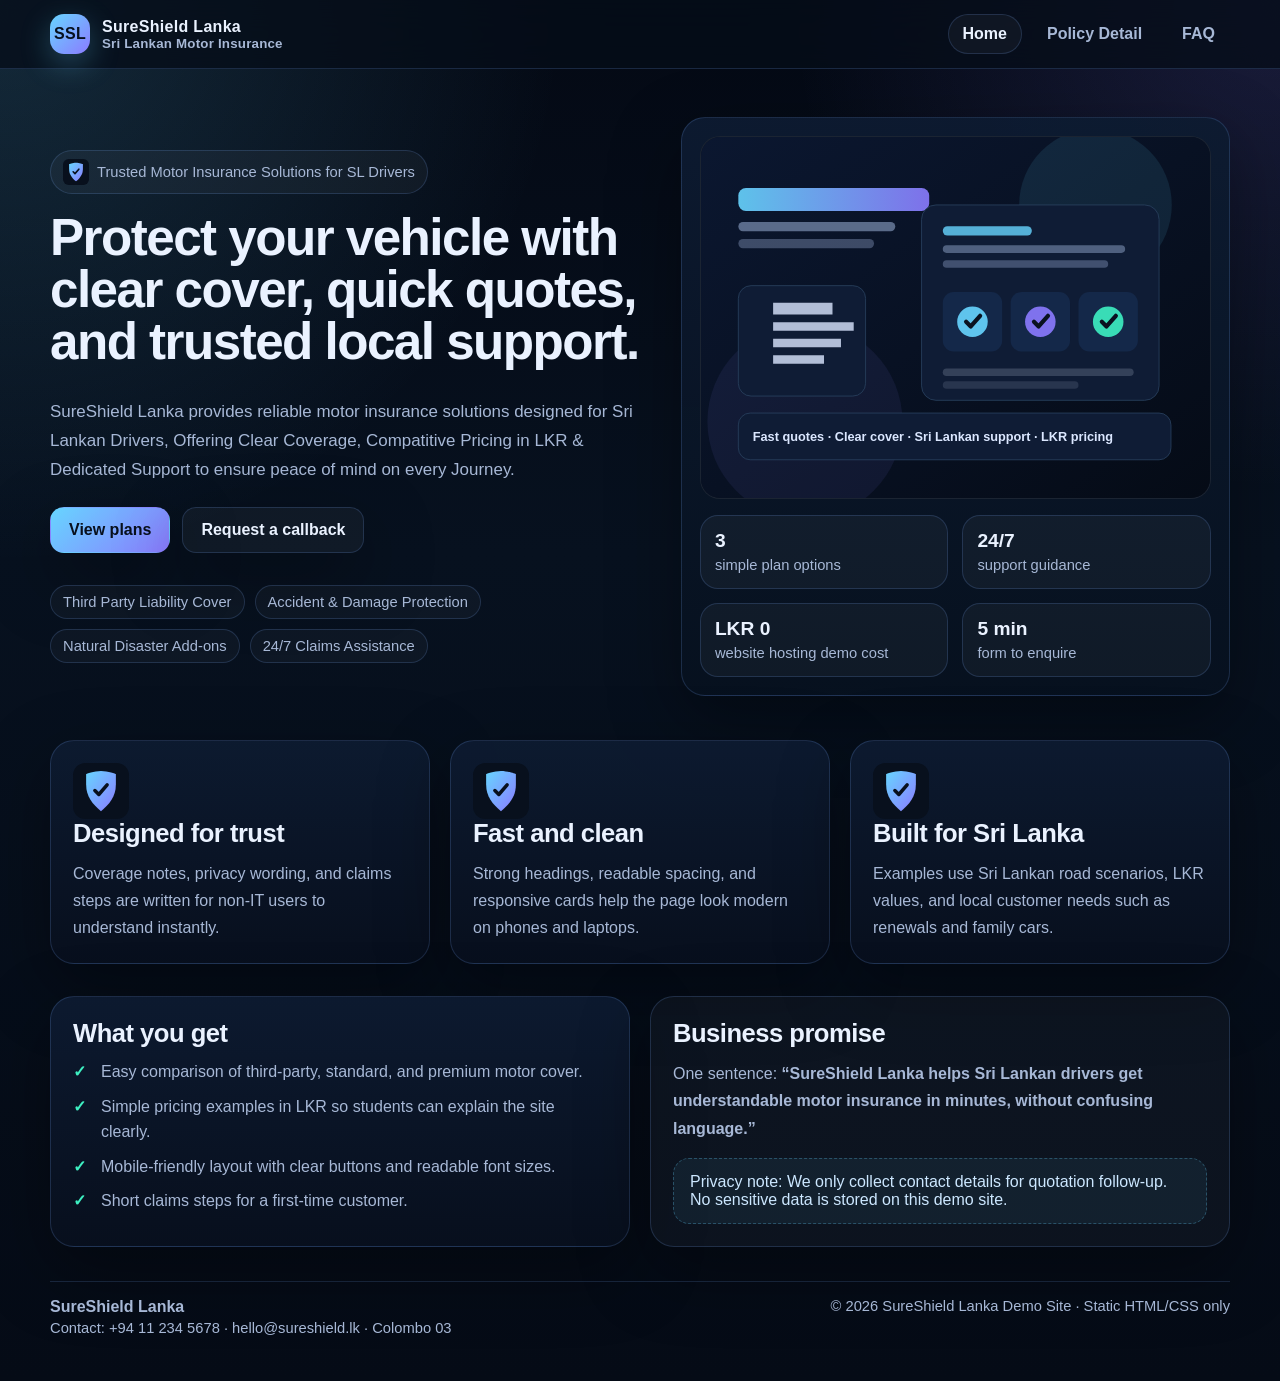
<file: index.html>
<!doctype html>
<html lang="en">
  <head>
    <meta charset="UTF-8" />
    <meta name="viewport" content="width=device-width, initial-scale=1.0" />
    <title>SureShield Lanka | Smart Motor Insurance</title>
    <meta
      name="description"
      content="NexaCover offers simple Sri Lankan motor insurance with clear plans, fair pricing, and fast support."
    />
    <link rel="stylesheet" href="css/style.css" />
  </head>
  <body>
    <header class="topbar">
      <div class="container nav">
        <a class="brand" href="index.html" aria-label="NexaCover home">
          <span class="brand-mark">SSL</span>
          <span
            >SureShield Lanka <small>Sri Lankan Motor Insurance</small></span
          >
        </a>
        <nav class="menu" aria-label="Primary">
          <a class="active" href="index.html">Home</a>
          <!-- <a href="plans.html">Plans</a> -->
          <a href="policy.html">Policy Detail</a>
          <a href="faq.html">FAQ</a>
          <!-- <a href="contact.html">Contact</a> -->
        </nav>
      </div>
    </header>

    <main>
      <section class="hero">
        <div class="container hero-grid">
          <div class="hero-copy">
            <span class="kicker">
              <img
                src="assets/shield.svg"
                alt="Shield icon representing fast quotation process"
                style="width: 26px; height: 26px"
              />
              Trusted Motor Insurance Solutions for SL Drivers
            </span>
            <h1>
              Protect your vehicle with clear cover, quick quotes, and trusted
              local support.
            </h1>
            <p class="lead">
              SureShield Lanka provides reliable motor insurance solutions designed for Sri Lankan Drivers, 
              Offering Clear Coverage, Compatitive Pricing in LKR & Dedicated Support to 
              ensure peace of mind on every Journey.
            </p>
            <div class="hero-actions">
              <a class="btn primary" href="plans.html">View plans</a>
              <a class="btn secondary" href="contact.html"
                >Request a callback</a
              >
            </div>
            <div class="badges" aria-label="Trust highlights">
              <span class="badge">Third Party Liability Cover</span>
              <span class="badge">Accident & Damage Protection</span>
              <span class="badge">Natural Disaster Add-ons</span>
              <span class="badge">24/7 Claims Assistance</span>
            </div>
          </div>
          <div class="hero-panel">
            <img
              src="assets/hero.svg"
              alt="Futuristic insurance dashboard illustration with secure cover cards and pricing panels"
            />
            <div class="stats">
              <div class="stat">
                <strong>3</strong><span>simple plan options</span>
              </div>
              <div class="stat">
                <strong>24/7</strong><span>support guidance</span>
              </div>
              <div class="stat">
                <strong>LKR 0</strong><span>website hosting demo cost</span>
              </div>
              <div class="stat">
                <strong>5 min</strong><span>form to enquire</span>
              </div>
            </div>
          </div>
        </div>
      </section>

      <section class="section">
        <div class="container grid-3">
          <article class="card">
            <img
              src="assets/shield.svg"
              alt="Shield icon representing safe and protected insurance coverage"
              style="width: 56px; height: 56px"
            />
            <h2>Designed for trust</h2>
            <p>
              Coverage notes, privacy wording, and claims steps are written for
              non-IT users to understand instantly.
            </p>
          </article>
          <article class="card">
            <img
              src="assets/shield.svg"
              alt="Shield icon representing fast quotation process"
              style="width: 56px; height: 56px"
            />
            <h2>Fast and clean</h2>
            <p>
              Strong headings, readable spacing, and responsive cards help the
              page look modern on phones and laptops.
            </p>
          </article>
          <article class="card">
            <img
              src="assets/shield.svg"
              alt="Shield icon representing Sri Lankan local support"
              style="width: 56px; height: 56px"
            />
            <h2>Built for Sri Lanka</h2>
            <p>
              Examples use Sri Lankan road scenarios, LKR values, and local
              customer needs such as renewals and family cars.
            </p>
          </article>
        </div>
      </section>

      <section class="section">
        <div class="container split">
          <div class="card">
            <h2>What you get</h2>
            <ul class="clean">
              <li>
                Easy comparison of third-party, standard, and premium motor
                cover.
              </li>
              <li>
                Simple pricing examples in LKR so students can explain the site
                clearly.
              </li>
              <li>
                Mobile-friendly layout with clear buttons and readable font
                sizes.
              </li>
              <li>Short claims steps for a first-time customer.</li>
            </ul>
          </div>
          <div class="card soft">
            <h2>Business promise</h2>
            <p>
              One sentence:
              <strong
                >“SureShield Lanka helps Sri Lankan drivers get understandable
                motor insurance in minutes, without confusing language.”</strong
              >
            </p>
            <div class="note" style="margin-top: 16px">
              Privacy note: We only collect contact details for quotation
              follow-up. No sensitive data is stored on this demo site.
            </div>
          </div>
        </div>
      </section>
    </main>

    <footer class="footer">
      <div class="container footer-grid">
        <div>
          <strong>SureShield Lanka</strong>
          <p class="small">
            Contact: +94 11 234 5678 · hello@sureshield.lk · Colombo 03
          </p>
        </div>
        <div class="small" style="text-align: right">
          © 2026 SureShield Lanka Demo Site · Static HTML/CSS only
        </div>
      </div>
    </footer>
  </body>
</html>
</file>
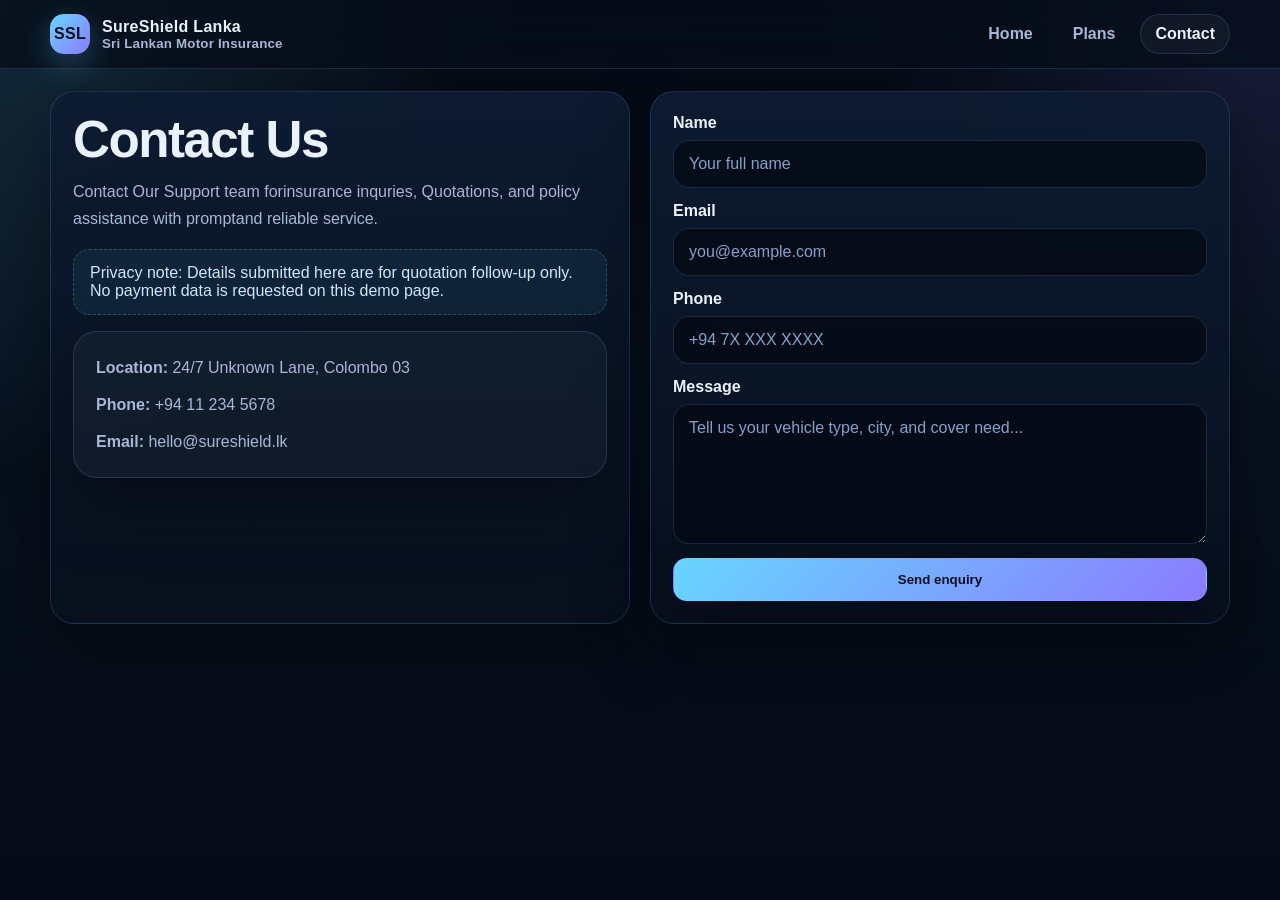
<file: contact.html>
<!DOCTYPE html>
<html lang="en">
<head>
  <meta charset="UTF-8" />
  <meta name="viewport" content="width=device-width, initial-scale=1.0" />
  <title>SureShield Lanka | Contact</title>
  <meta name="description" content="Contact NexaCover with your name, email, phone number, and message." />
  <link rel="stylesheet" href="css/style.css" />
</head>
<body>
  <header class="topbar">
    <div class="container nav">
        <a class="brand" href="index.html" aria-label="NexaCover home">
          <span class="brand-mark">SSL</span>
          <span
            >SureShield Lanka <small>Sri Lankan Motor Insurance</small></span>
        </a>
      <nav class="menu" aria-label="Primary">
        <a href="index.html">Home</a>
        <a href="plans.html">Plans</a>
        <a class="active" href="contact.html">Contact</a>
      </nav>
    </div>
  </header>

  <main class="section">
    <div class="container split">
      <div class="card">
        <h1>Contact Us</h1>
        <p>Contact Our Support team forinsurance inquries, Quotations, 
          and policy assistance with promptand reliable service.</p>
        <div class="note" style="margin-top:16px">Privacy note: Details submitted here are for quotation follow-up only. No payment data is requested on this demo page.</div>
        <div class="card soft" style="margin-top:16px">
          <p><strong>Location:</strong> 24/7 Unknown Lane, Colombo 03</p>
          <p><strong>Phone:</strong> +94 11 234 5678</p>
          <p><strong>Email:</strong> hello@sureshield.lk</p>
        </div>
      </div>

      <form class="card form" action="#" method="post">
        <div class="field">
          <label for="name">Name</label>
          <input id="name" name="name" type="text" placeholder="Your full name" />
        </div>
        <div class="field">
          <label for="email">Email</label>
          <input id="email" name="email" type="email" placeholder="you@example.com" />
        </div>
        <div class="field">
          <label for="phone">Phone</label>
          <input id="phone" name="phone" type="tel" placeholder="+94 7X XXX XXXX" />
        </div>
        <div class="field">
          <label for="message">Message</label>
          <textarea id="message" name="message" placeholder="Tell us your vehicle type, city, and cover need..."></textarea>
        </div>
        <button class="btn primary" type="submit">Send enquiry</button>
      </form>
    </div>
  </main>
</body>
</html>
</file>
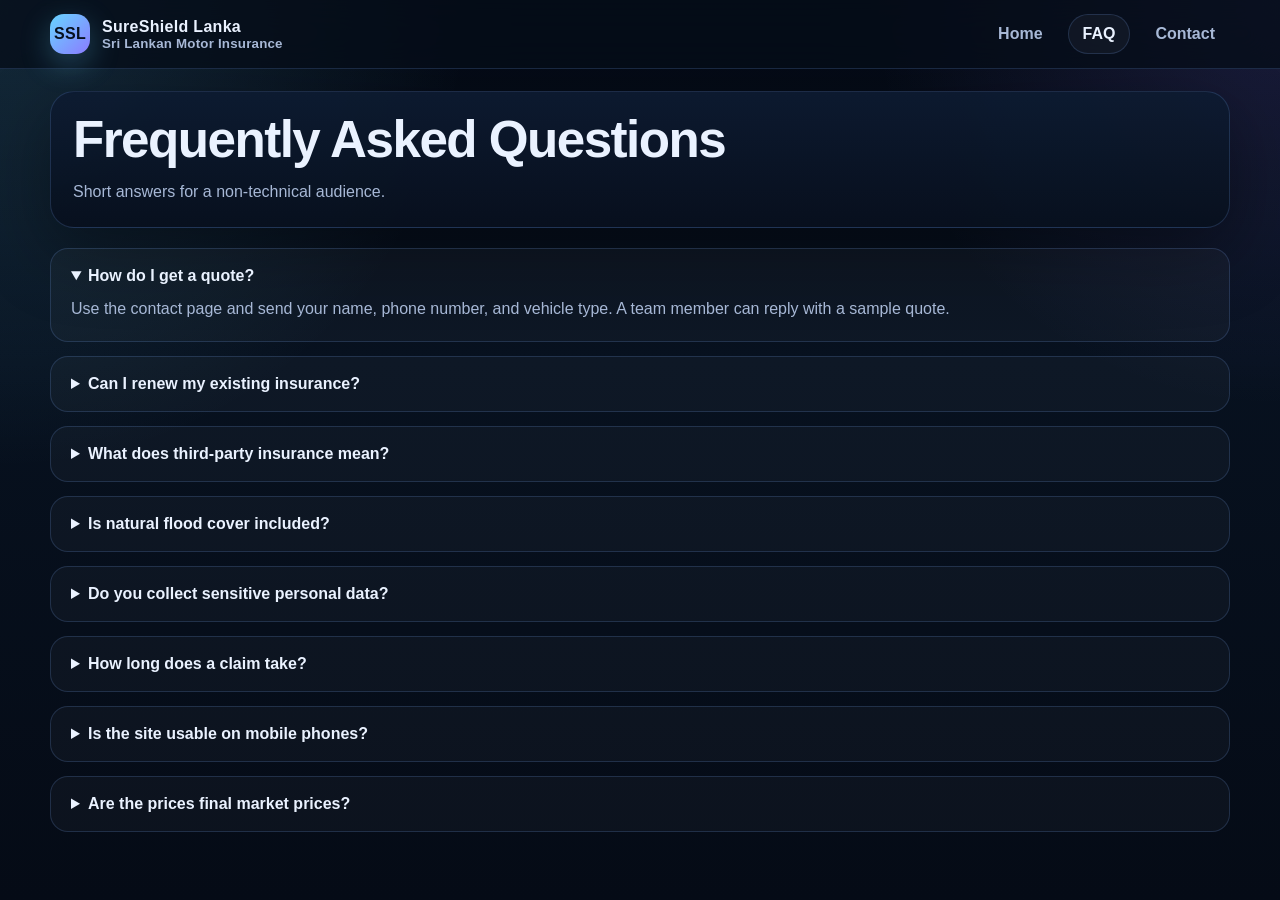
<file: faq.html>
<!doctype html>
<html lang="en">
  <head>
    <meta charset="UTF-8" />
    <meta name="viewport" content="width=device-width, initial-scale=1.0" />
    <title>SureShield Lanka | FAQ</title>
    <meta
      name="description"
      content="Frequently asked questions about motor insurance in Sri Lanka."
    />
    <link rel="stylesheet" href="css/style.css" />
  </head>
  <body>
    <header class="topbar">
      <div class="container nav">
        <a class="brand" href="index.html" aria-label="NexaCover home">
          <span class="brand-mark">SSL</span>
          <span
            >SureShield Lanka <small>Sri Lankan Motor Insurance</small></span
          >
        </a>
        <nav class="menu" aria-label="Primary">
          <a href="index.html">Home</a>
          <a class="active" href="faq.html">FAQ</a>
          <a href="contact.html">Contact</a>
        </nav>
      </div>
    </header>

    <main class="section">
      <div class="container">
        <div class="card" style="margin-bottom: 20px">
          <h1>Frequently Asked Questions</h1>
          <p>Short answers for a non-technical audience.</p>
        </div>

        <div class="faq">
          <details open>
            <summary>How do I get a quote?</summary>
            <p>
              Use the contact page and send your name, phone number, and vehicle
              type. A team member can reply with a sample quote.
            </p>
          </details>
          <details>
            <summary>Can I renew my existing insurance?</summary>
            <p>
              Yes. Renewal customers can use the same contact form and mention
              their current policy expiry date.
            </p>
          </details>
          <details>
            <summary>What does third-party insurance mean?</summary>
            <p>
              It helps cover damage or injury you cause to other people or their
              property, subject to policy conditions.
            </p>
          </details>
          <details>
            <summary>Is natural flood cover included?</summary>
            <p>
              It can be included as an add-on. This is useful for areas affected
              by heavy rain or local flooding.
            </p>
          </details>
          <details>
            <summary>Do you collect sensitive personal data?</summary>
            <p>
              No. This demo site only asks for basic contact details needed to
              respond to a quotation request.
            </p>
          </details>
          <details>
            <summary>How long does a claim take?</summary>
            <p>
              Time depends on the incident and documents submitted, but the
              claim steps are kept simple and easy to follow.
            </p>
          </details>
          <details>
            <summary>Is the site usable on mobile phones?</summary>
            <p>
              Yes. The layout is designed mobile-first so cards, text, and
              buttons work well on smaller screens.
            </p>
          </details>
          <details>
            <summary>Are the prices final market prices?</summary>
            <p>
              No. The values shown are sample assignment figures and should be
              updated with real research if needed.
            </p>
          </details>
        </div>
      </div>
    </main>
  </body>
</html>
</file>
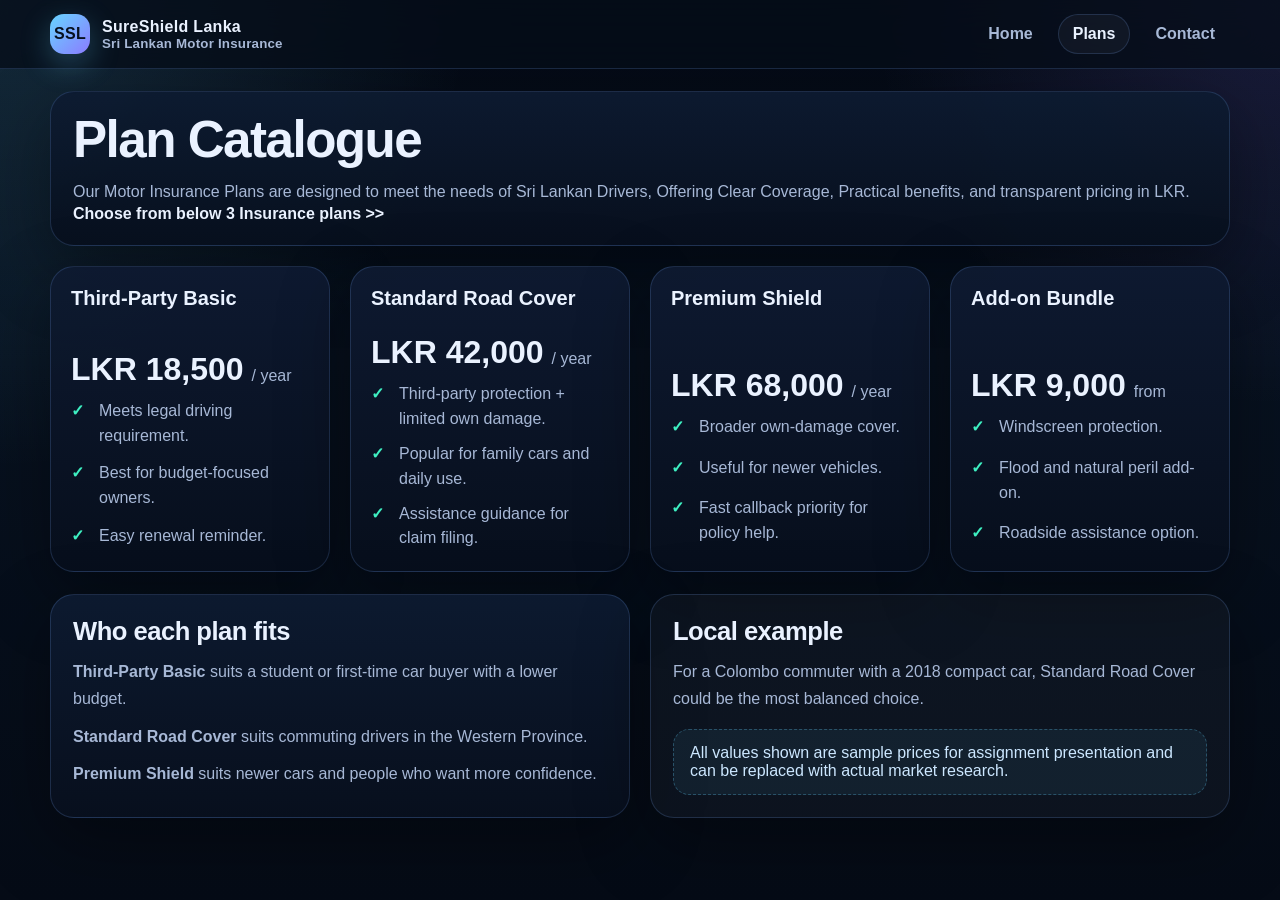
<file: plans.html>
<!DOCTYPE html>
<html lang="en">
<head>
  <meta charset="UTF-8" />
  <meta name="viewport" content="width=device-width, initial-scale=1.0" />
  <title>SureShield Lanka | Plans</title>
  <meta name="description" content="Compare motor insurance plans with clear features and LKR prices." />
  <link rel="stylesheet" href="css/style.css" />
</head>
<body>
  <header class="topbar">
    <div class="container nav">
        <a class="brand" href="index.html" aria-label="NexaCover home">
          <span class="brand-mark">SSL</span>
          <span
            >SureShield Lanka <small>Sri Lankan Motor Insurance</small></span
          >
        </a>
      <nav class="menu" aria-label="Primary">
        <a href="index.html">Home</a>
        <a class="active" href="plans.html">Plans</a>
        <!-- <a href="policy.html">Policy Detail</a> -->
        <!-- <a href="faq.html">FAQ</a> -->
        <a href="contact.html">Contact</a>
      </nav>
    </div>
  </header>

  <main class="section">
    <div class="container">
      <div class="card" style="margin-bottom:20px">
        <h1>Plan Catalogue</h1>
        <p>Our Motor Insurance Plans are designed to meet the needs of Sri Lankan Drivers, 
          Offering Clear Coverage, Practical benefits, and transparent pricing in LKR. </p> 
          <span><strong>Choose from below 3 Insurance plans >></strong></span>
      </div>

      <div class="plan-grid">
        <article class="plan">
          <h3>Third-Party Basic</h3>
          <div class="price"><strong>LKR 18,500</strong><span>/ year</span></div>
          <ul class="clean">
            <li>Meets legal driving requirement.</li>
            <li>Best for budget-focused owners.</li>
            <li>Easy renewal reminder.</li>
          </ul>
        </article>
        <article class="plan">
          <h3>Standard Road Cover</h3>
          <div class="price"><strong>LKR 42,000</strong><span>/ year</span></div>
          <ul class="clean">
            <li>Third-party protection + limited own damage.</li>
            <li>Popular for family cars and daily use.</li>
            <li>Assistance guidance for claim filing.</li>
          </ul>
        </article>
        <article class="plan">
          <h3>Premium Shield</h3>
          <div class="price"><strong>LKR 68,000</strong><span>/ year</span></div>
          <ul class="clean">
            <li>Broader own-damage cover.</li>
            <li>Useful for newer vehicles.</li>
            <li>Fast callback priority for policy help.</li>
          </ul>
        </article>
        <article class="plan">
          <h3>Add-on Bundle</h3>
          <div class="price"><strong>LKR 9,000</strong><span>from</span></div>
          <ul class="clean">
            <li>Windscreen protection.</li>
            <li>Flood and natural peril add-on.</li>
            <li>Roadside assistance option.</li>
          </ul>
        </article>
      </div>

      <div class="section split">
        <div class="card">
          <h2>Who each plan fits</h2>
          <p><strong>Third-Party Basic</strong> suits a student or first-time car buyer with a lower budget.</p>
          <p style="margin-top:10px"><strong>Standard Road Cover</strong> suits commuting drivers in the Western Province.</p>
          <p style="margin-top:10px"><strong>Premium Shield</strong> suits newer cars and people who want more confidence.</p>
        </div>
        <div class="card soft">
          <h2>Local example</h2>
          <p>For a Colombo commuter with a 2018 compact car, Standard Road Cover could be the most balanced choice.</p>
          <div class="note" style="margin-top:16px">All values shown are sample prices for assignment presentation and can be replaced with actual market research.</div>
        </div>
      </div>
    </div>
  </main>
</body>
</html>
</file>
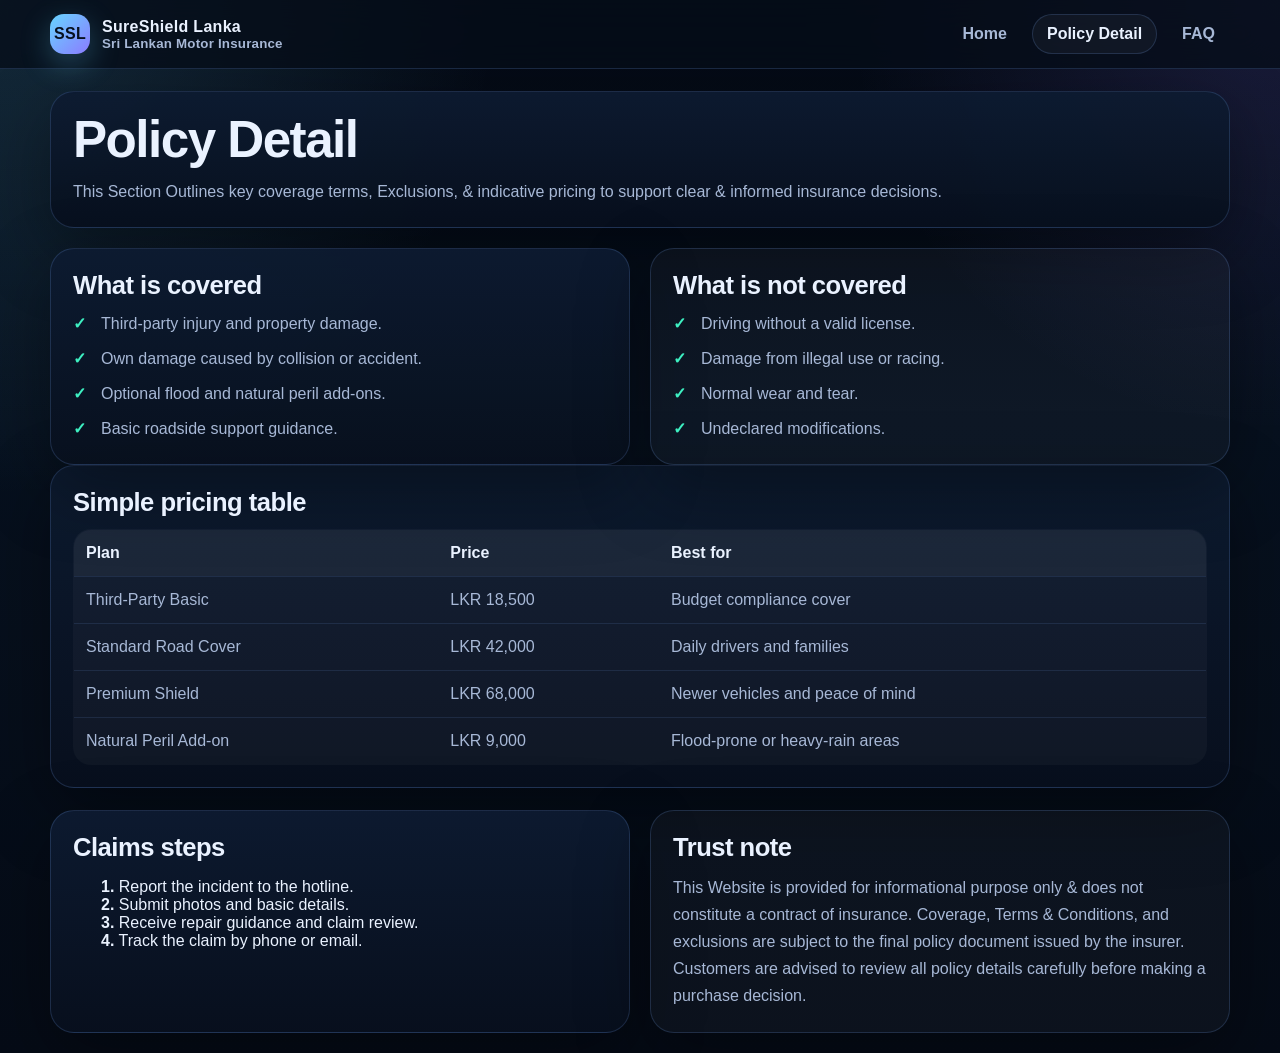
<file: policy.html>
<!DOCTYPE html>
<html lang="en">
<head>
  <meta charset="UTF-8" />
  <meta name="viewport" content="width=device-width, initial-scale=1.0" />
  <title>SureShield Lanka | Policy Detail</title>
  <meta name="description" content="Coverage details, exclusions, pricing, and claim steps for NexaCover motor insurance." />
  <link rel="stylesheet" href="css/style.css" />
</head>
<body>
  <header class="topbar">
    <div class="container nav">
        <a class="brand" href="index.html" aria-label="NexaCover home">
          <span class="brand-mark">SSL</span>
          <span
            >SureShield Lanka <small>Sri Lankan Motor Insurance</small></span
          >
        </a>
      <nav class="menu" aria-label="Primary">
        <a href="index.html">Home</a>
        <a class="active" href="policy.html">Policy Detail</a>
        <a href="faq.html">FAQ</a>
      </nav>
    </div>
  </header>

  <main class="section">
    <div class="container">
      <div class="card" style="margin-bottom:20px">
        <h1>Policy Detail</h1>
        <p>This Section Outlines key coverage terms, Exclusions, & indicative 
          pricing to support clear & informed insurance decisions.</p>
      </div>

      <div class="split">
        <div class="card">
          <h2>What is covered</h2>
          <ul class="clean">
            <li>Third-party injury and property damage.</li>
            <li>Own damage caused by collision or accident.</li>
            <li>Optional flood and natural peril add-ons.</li>
            <li>Basic roadside support guidance.</li>
          </ul>
        </div>
        <div class="card soft">
          <h2>What is not covered</h2>
          <ul class="clean">
            <li>Driving without a valid license.</li>
            <li>Damage from illegal use or racing.</li>
            <li>Normal wear and tear.</li>
            <li>Undeclared modifications.</li>
          </ul>
        </div>
      </div>

      <div class="section card">
        <h2>Simple pricing table</h2>
        <table aria-label="Pricing table">
          <thead>
            <tr>
              <th>Plan</th>
              <th>Price</th>
              <th>Best for</th>
            </tr>
          </thead>
          <tbody>
            <tr>
              <td>Third-Party Basic</td>
              <td>LKR 18,500</td>
              <td>Budget compliance cover</td>
            </tr>
            <tr>
              <td>Standard Road Cover</td>
              <td>LKR 42,000</td>
              <td>Daily drivers and families</td>
            </tr>
            <tr>
              <td>Premium Shield</td>
              <td>LKR 68,000</td>
              <td>Newer vehicles and peace of mind</td>
            </tr>
            <tr>
              <td>Natural Peril Add-on</td>
              <td>LKR 9,000</td>
              <td>Flood-prone or heavy-rain areas</td>
            </tr>
          </tbody>
        </table>
      </div>

      <div class="section split">
        <div class="card">
          <h2>Claims steps</h2>
          <ol class="clean" style="list-style:none; counter-reset:step; padding-left:0">
            <li style="padding-left:28px"><strong>1.</strong> Report the incident to the hotline.</li>
            <li style="padding-left:28px"><strong>2.</strong> Submit photos and basic details.</li>
            <li style="padding-left:28px"><strong>3.</strong> Receive repair guidance and claim review.</li>
            <li style="padding-left:28px"><strong>4.</strong> Track the claim by phone or email.</li>
          </ol>
        </div>
        <div class="card soft">
          <h2>Trust note</h2>
          <p>This Website is provided for informational purpose only & does not constitute a contract of insurance.
            Coverage, Terms & Conditions, and exclusions are subject to the final policy document issued 
            by the insurer. Customers are advised to review all policy details carefully before making a purchase decision.
          </p>
        </div>
      </div>
    </div>
  </main>
</body>
</html>
</file>
<file: css/style.css>
:root{
  --bg:#07111f;
  --bg2:#0d1b31;
  --panel:rgba(11, 23, 43, 0.82);
  --panel-solid:#0e1a31;
  --line:rgba(120, 170, 255, 0.18);
  --text:#eaf2ff;
  --muted:#a7b8d6;
  --brand:#67d5ff;
  --brand2:#8b7bff;
  --accent:#3ef0c2;
  --danger:#ff6b8b;
  --warning:#ffd36b;
  --shadow:0 24px 70px rgba(0,0,0,.35);
  --radius:24px;
  --radius-sm:16px;
  --max:1180px;
  --gap:20px;
}
*{box-sizing:border-box}
html{scroll-behavior:smooth}
body{
  margin:0;
  font-family: Inter, "Segoe UI", Arial, sans-serif;
  color:var(--text);
  background:
    radial-gradient(circle at top left, rgba(103,213,255,.16), transparent 30%),
    radial-gradient(circle at top right, rgba(139,123,255,.16), transparent 26%),
    linear-gradient(180deg, #040914 0%, var(--bg) 40%, #050b16 100%);
  min-height:100vh;
}
body::before{
  content:"";
  position:fixed;
  inset:0;
  pointer-events:none;
  background:
    linear-gradient(rgba(255,255,255,.025) 1px, transparent 1px),
    linear-gradient(90deg, rgba(255,255,255,.025) 1px, transparent 1px);
  background-size:42px 42px;
  mask-image: linear-gradient(180deg, rgba(0,0,0,.55), transparent 85%);
  opacity:.22;
}
a{color:inherit;text-decoration:none}
img{max-width:100%;display:block}
.container{width:min(var(--max), calc(100% - 32px)); margin-inline:auto}
.topbar{
  position:sticky; top:0; z-index:50;
  backdrop-filter: blur(18px);
  background: rgba(6, 13, 25, .78);
  border-bottom:1px solid var(--line);
}
.nav{
  display:flex; align-items:center; justify-content:space-between;
  gap:16px; padding:14px 0;
}
.brand{
  display:flex; align-items:center; gap:12px;
  font-weight:800; letter-spacing:.3px;
}
.brand-mark{
  width:40px; height:40px; border-radius:14px;
  background: linear-gradient(135deg, var(--brand), var(--brand2));
  box-shadow: 0 10px 30px rgba(103,213,255,.28);
  display:grid; place-items:center; color:#07111f;
  font-weight:900;
}
.brand small{display:block; color:var(--muted); font-weight:600; letter-spacing:.2px}
.menu{
  display:flex; flex-wrap:wrap; justify-content:flex-end; gap:10px;
}
.menu a{
  padding:10px 14px; border:1px solid transparent;
  border-radius:999px; color:var(--muted); font-weight:600;
}
.menu a:hover, .menu a.active{
  border-color:var(--line);
  background: rgba(255,255,255,.04);
  color:var(--text);
}
.hero{
  padding:48px 0 22px;
}
.hero-grid{
  display:grid; gap:24px;
}
.kicker{
  display:inline-flex; align-items:center; gap:8px;
  width:fit-content; padding:8px 12px;
  border-radius:999px;
  border:1px solid var(--line);
  background: rgba(255,255,255,.04);
  color:var(--muted);
  font-size:.92rem;
}
h1,h2,h3{margin:0 0 12px}
h1{
  font-size:clamp(2.2rem, 4vw, 4.8rem);
  line-height:1.02;
  letter-spacing:-.03em;
}
h2{
  font-size:clamp(1.4rem, 2vw, 2.2rem);
  letter-spacing:-.02em;
}
h3{font-size:1.1rem}
p{line-height:1.7; color:var(--muted); margin:0}
.hero-copy{
  display:grid; gap:18px;
}
.hero-copy p.lead{font-size:1.06rem; max-width:62ch}
.hero-actions{
  display:flex; flex-wrap:wrap; gap:12px; margin-top:4px;
}
.btn{
  display:inline-flex; align-items:center; justify-content:center; gap:10px;
  padding:13px 18px; border-radius:14px; font-weight:700;
  border:1px solid var(--line); background: rgba(255,255,255,.04);
  color:var(--text); box-shadow: var(--shadow);
}
.btn.primary{
  background: linear-gradient(135deg, var(--brand), var(--brand2));
  color:#08101d; border-color:transparent;
}
.btn.secondary:hover, .btn.primary:hover{transform: translateY(-1px)}
.hero-panel{
  padding:18px;
  border-radius:var(--radius);
  background: linear-gradient(180deg, rgba(13,27,49,.95), rgba(7,17,31,.92));
  border:1px solid var(--line);
  box-shadow: var(--shadow);
}
.hero-panel img{
  width:100%; height:auto;
  border-radius:20px;
  border:1px solid rgba(255,255,255,.08);
  background:#081120;
}
.stats{
  display:grid;
  grid-template-columns:repeat(2,minmax(0,1fr));
  gap:14px;
  margin-top:16px;
}
.stat{
  padding:14px;
  border-radius:18px;
  background: rgba(255,255,255,.04);
  border:1px solid var(--line);
}
.stat strong{display:block; font-size:1.2rem; margin-bottom:4px}
.stat span{color:var(--muted); font-size:.92rem}
.section{
  padding:22px 0 10px;
}
.grid-3{
  display:grid;
  gap:var(--gap);
}
.card{
  padding:22px;
  border-radius:var(--radius);
  background: linear-gradient(180deg, rgba(13,27,49,.94), rgba(8,16,30,.94));
  border:1px solid var(--line);
  box-shadow: var(--shadow);
}
.card.soft{
  background: rgba(255,255,255,.03);
}
.card p + p{margin-top:10px}
.badges{
  display:flex; flex-wrap:wrap; gap:10px; margin-top:14px;
}
.badge{
  padding:8px 12px; border-radius:999px;
  border:1px solid var(--line); color:var(--muted);
  background:rgba(255,255,255,.03); font-size:.92rem;
}
.plan-grid{
  display:grid; gap:var(--gap);
}
.plan{
  display:grid; gap:14px;
  padding:20px;
  border-radius:var(--radius);
  border:1px solid var(--line);
  background: linear-gradient(180deg, rgba(14,26,49,.96), rgba(7,15,28,.96));
  box-shadow:var(--shadow);
}
.plan h3{font-size:1.25rem}
.price{
  display:flex; align-items:flex-end; gap:8px; flex-wrap:wrap;
}
.price strong{font-size:2rem; line-height:1}
.price span{color:var(--muted)}
ul.clean{
  list-style:none; padding:0; margin:0;
  display:grid; gap:10px;
}
ul.clean li{
  position:relative; padding-left:28px; color:var(--muted); line-height:1.55;
}
ul.clean li::before{
  content:"✓"; position:absolute; left:0; top:0;
  color:var(--accent); font-weight:900;
}
table{
  width:100%;
  border-collapse:collapse;
  overflow:hidden;
  border-radius:18px;
  border:1px solid var(--line);
  background:rgba(255,255,255,.03);
}
th,td{
  text-align:left;
  padding:14px 12px;
  border-bottom:1px solid rgba(120,170,255,.12);
  vertical-align:top;
}
th{color:var(--text); background:rgba(255,255,255,.04)}
td{color:var(--muted)}
tr:last-child td{border-bottom:none}
.faq{
  display:grid;
  gap:14px;
}
details{
  padding:18px 20px;
  border-radius:18px;
  border:1px solid var(--line);
  background:rgba(255,255,255,.03);
}
summary{
  cursor:pointer;
  font-weight:700;
  color:var(--text);
}
details p{padding-top:10px}
.form{
  display:grid;
  gap:14px;
}
.field{
  display:grid;
  gap:8px;
}
label{font-weight:700; color:var(--text)}
input, textarea{
  width:100%;
  border-radius:16px;
  padding:14px 15px;
  border:1px solid var(--line);
  background:rgba(3, 9, 18, .72);
  color:var(--text);
  font:inherit;
}
input::placeholder, textarea::placeholder{color:#87a0c9}
textarea{min-height:140px; resize:vertical}
.note{
  padding:14px 16px;
  border-radius:16px;
  border:1px dashed rgba(103,213,255,.28);
  background: rgba(103,213,255,.07);
  color:#cce7ff;
}
.timeline{
  display:grid; gap:14px;
}
.step{
  display:grid; grid-template-columns:auto 1fr; gap:14px;
  padding:18px; border-radius:18px;
  border:1px solid var(--line);
  background:rgba(255,255,255,.03);
}
.step-num{
  width:42px; height:42px; border-radius:14px;
  display:grid; place-items:center;
  background:linear-gradient(135deg, var(--brand), var(--brand2));
  color:#08101d; font-weight:900;
}
.footer{
  padding:24px 0 40px;
  color:var(--muted);
}
.footer .footer-grid{
  display:grid; gap:14px;
  padding-top:16px;
  border-top:1px solid var(--line);
}
.small{font-size:.92rem}
.cover{
  display:grid;
  grid-template-columns:repeat(3,1fr);
  gap:14px;
}
.cover .mini{
  padding:16px;
  border-radius:18px;
  background:rgba(255,255,255,.03);
  border:1px solid var(--line);
}
.cover .mini strong{display:block; margin-bottom:6px}
.split{
  display:grid; gap:var(--gap);
}
@media (min-width: 760px){
  .hero-grid{grid-template-columns:1.05fr .95fr; align-items:center}
  .grid-3{grid-template-columns:repeat(3,minmax(0,1fr))}
  .plan-grid{grid-template-columns:repeat(2,minmax(0,1fr))}
  .split{grid-template-columns:1fr 1fr}
  .footer .footer-grid{grid-template-columns:1.2fr .8fr}
}
@media (min-width: 1024px){
  .plan-grid{grid-template-columns:repeat(4,minmax(0,1fr))}
  .cover{grid-template-columns:repeat(3,1fr)}
}
</file>
